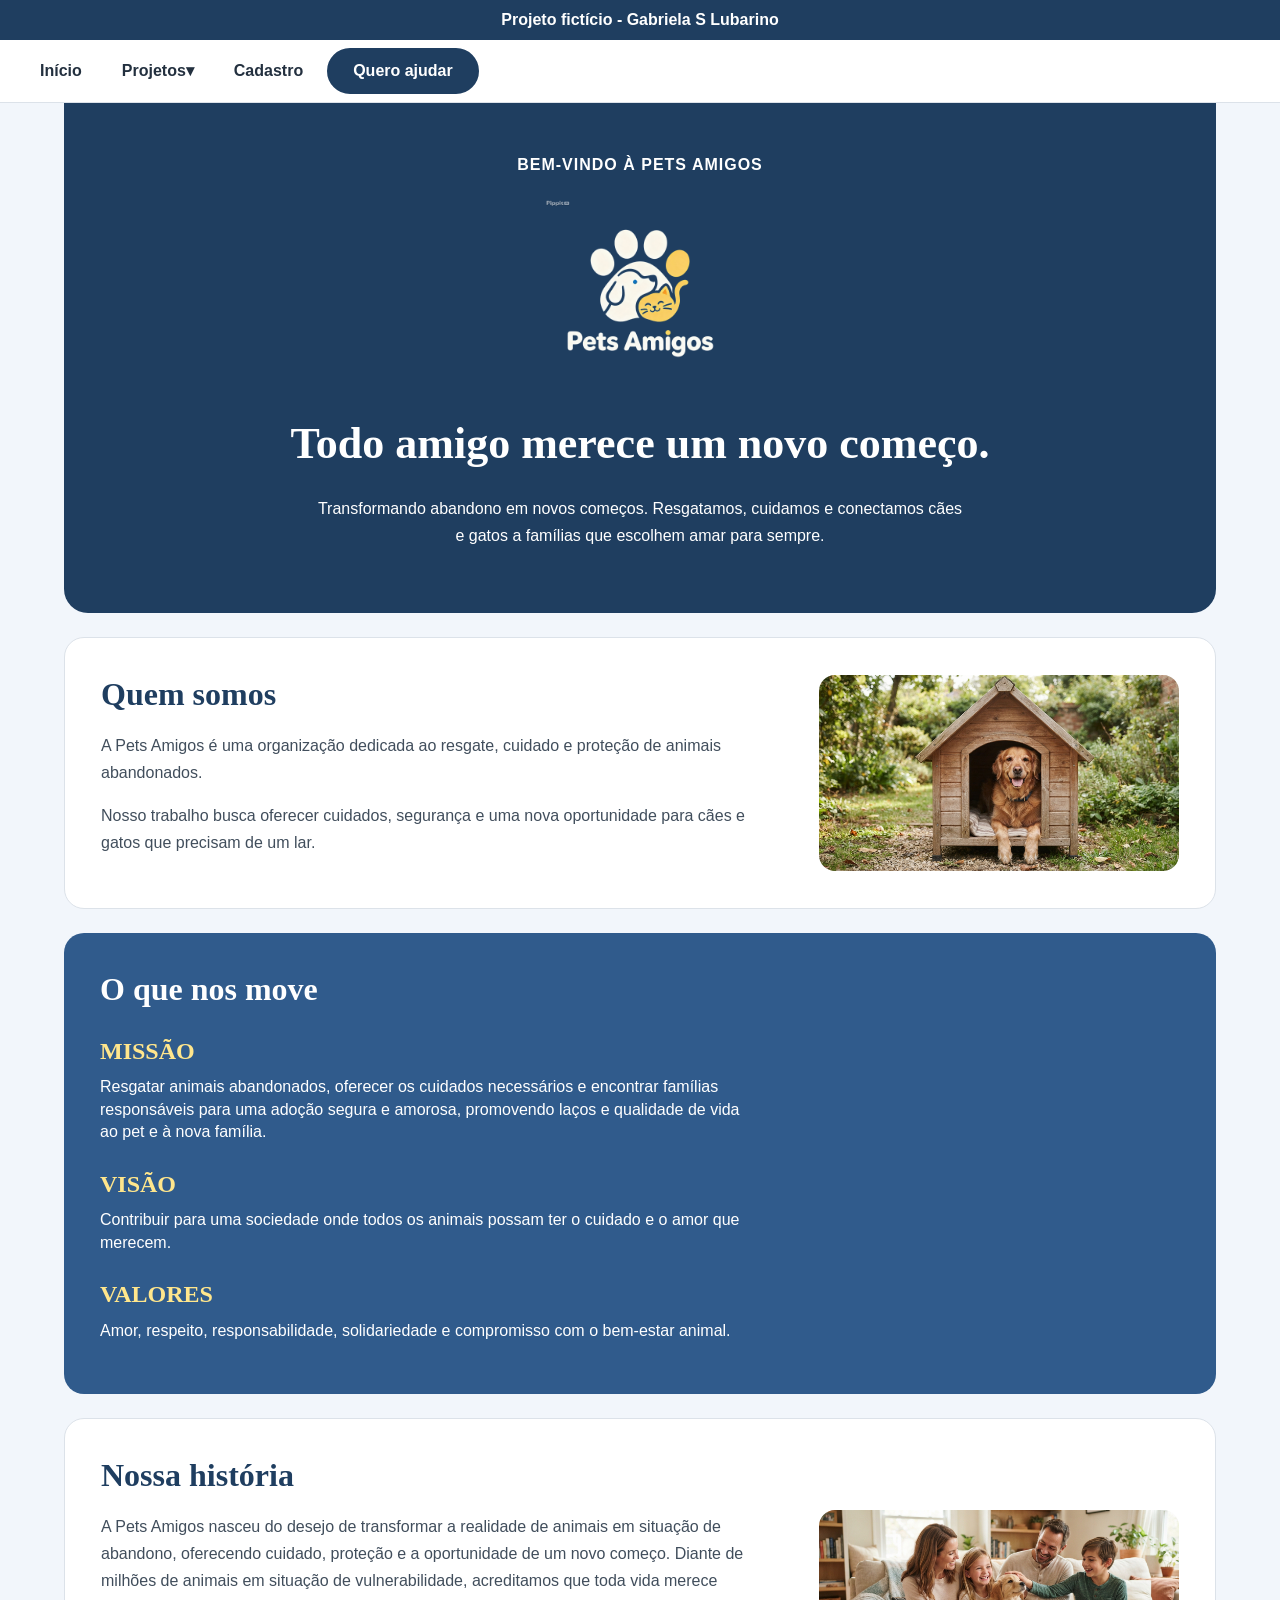
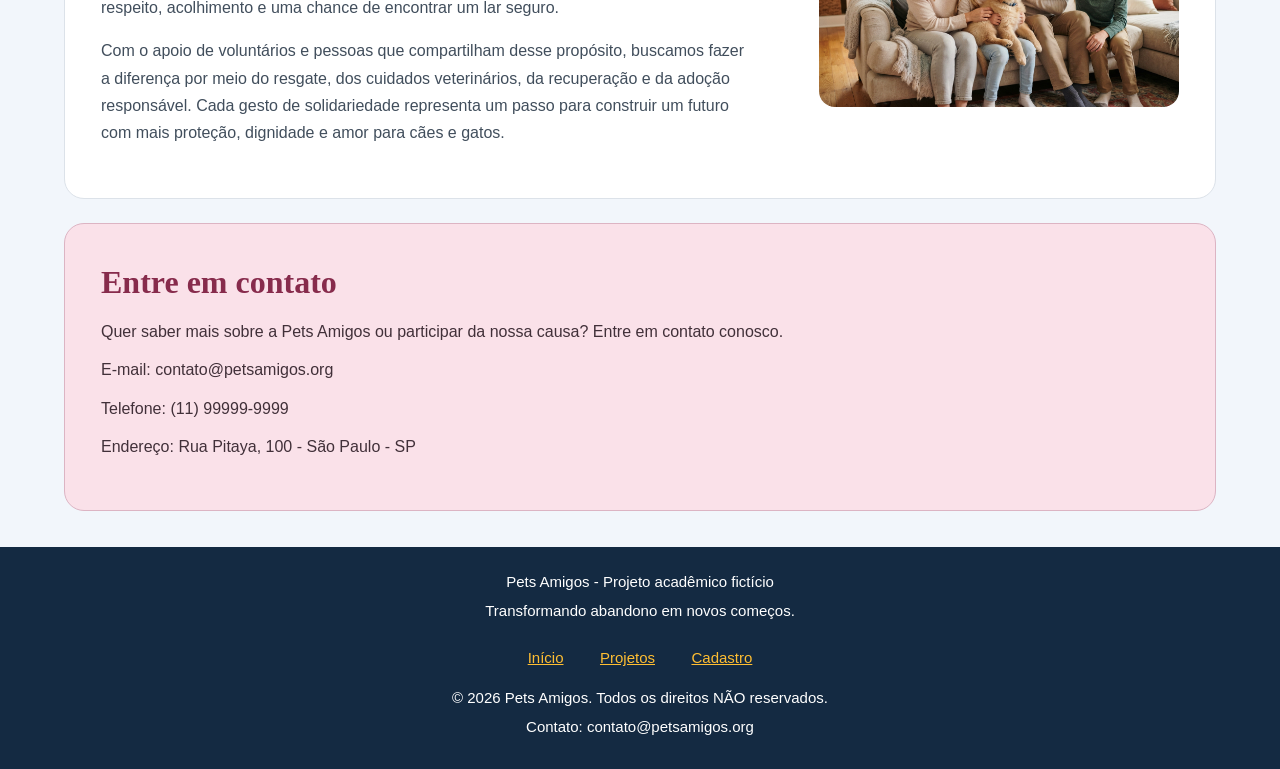
<file: index.html>
<!DOCTYPE html>

<html lang="pt-BR">
<head>
    <meta charset="UTF-8">
    <meta name="viewport" content="width=device-width, initial-scale=1.0">
    <title>Pets Amigos</title>
    <link rel="stylesheet" href="/assets/css/index.css"> 
    <link rel="icon" type="image/png" href="/assets/images/logo_pets_amigos_02.png">
</head>

<body>
    <a class="pularConteudo" href="#conteudo-principal">Pular para o conteúdo principal</a>

    <header>
        <p>Projeto fictício -  Gabriela S Lubarino</p>
    </header>

   <nav aria-label="Navegação principal">
        <input type="checkbox" id="menu-toggle" class="menu-checkbox" aria-label="Alternar menu de navegação">
        <label for="menu-toggle" class="menu-hamburguer" aria-label="Abrir menu">
            <span class="barra"></span>
            <span class="barra"></span>
            <span class="barra"></span>
        </label>

        <ul class="menu-lista">
            <li><a href="index.html" aria-current="page">Início</a></li>
            <li class="dropdown">
                <a href="assets/pages/projetos.html" class="dropdown-link">
                    Projetos <span class="seta">▾</span>
                </a>
                <ul class="submenu">
                    <li><a href="assets/pages/projetos.html#resgate">Resgate Animal</a></li>
                    <li><a href="assets/pages/projetos.html#veterinario">Cuidados Veterinários</a></li>
                    <li><a href="assets/pages/projetos.html#adocao">Adoção Responsável</a></li>
                    <li><a href="assets/pages/projetos.html#lar-temporario">Lar Temporário</a></li>
                </ul>
            </li>
            <li><a href="assets/pages/cadastro.html">Cadastro</a></li>
            <li class="item-ajudar">
                <a href="assets/pages/cadastro.html" class="botaoAjudar">Quero ajudar</a>
            </li>
        </ul>
    </nav>
    
    <main id="conteudo-principal">

        <section class="bem-vindo">

            <p class="destaque">BEM-VINDO À PETS AMIGOS</p>
            <img  src="/assets/images/logo_pets_amigos.png" alt="Logo Pets Amigos">

            <h1>Todo amigo merece um novo começo.</h1>

            <p>
                Transformando abandono em novos começos.
                Resgatamos, cuidamos e conectamos cães e gatos
                a famílias que escolhem amar para sempre.
            </p>

        </section>


        <section class="quemSomos estilo"> <!-- Se seprar por espaços pode dar duas classes-->
            <div class="sectionQuemSomos">

                <div>

                    <h2>Quem somos</h2>

                    <p>
                        A Pets Amigos é uma organização dedicada ao resgate,
                        cuidado e proteção de animais abandonados.
                    </p>

                    <p>
                    Nosso trabalho busca oferecer cuidados, segurança
                    e uma nova oportunidade para cães e gatos que
                        precisam de um lar.
                    </p>

                </div>

                <img
                    class="imagemSecao"
                    src="/assets/images/cachorroNaCasinha.png"
                    alt="Cachorro dourado em uma casinha de madeira com um quintal com bastante arvores no fundo"
                >

            </div>

        </section>


        <section class="sobre">

             <h2>O que nos move</h2>

             <h3>MISSÃO</h3>

            <p>
                Resgatar animais abandonados, oferecer os cuidados
                necessários e encontrar famílias responsáveis para
                uma adoção segura e amorosa, promovendo laços
                e qualidade de vida ao pet e à nova família.
            </p>

            <h3>VISÃO</h3>

            <p>
                Contribuir para uma sociedade onde todos os animais
                possam ter o cuidado e o amor que merecem.
            </p>

            <h3>VALORES</h3>

            <p>
                Amor, respeito, responsabilidade, solidariedade
                e compromisso com o bem-estar animal.
            </p>

        </section>


        <section class="historia estilo"> 
            <div class="sectionHistoria">
                <div>
                    <h2>Nossa história</h2>

                    <p>
                        A Pets Amigos nasceu do desejo de transformar a realidade
                        de animais em situação de abandono, oferecendo cuidado,
                        proteção e a oportunidade de um novo começo. Diante de
                        milhões de animais em situação de vulnerabilidade, acreditamos
                        que toda vida merece respeito, acolhimento e uma chance de
                        encontrar um lar seguro.
                    </p>

                    <p>
                        Com o apoio de voluntários e pessoas que compartilham desse
                        propósito, buscamos fazer a diferença por meio do resgate,
                        dos cuidados veterinários, da recuperação e da adoção
                        responsável. Cada gesto de solidariedade representa um passo
                        para construir um futuro com mais proteção, dignidade e amor
                        para cães e gatos.
                    </p>
                </div>
                <img
                class="imagemSecao"
                src="/assets/images/famíliaComCachorro.png"
                alt="Cachorro dourado com família formada por pai, mãe e duas crianças no sofá"
                >
            </div>
        </section>


        <section class="contato">

            <h2>Entre em contato</h2>

            <p>
                Quer saber mais sobre a Pets Amigos ou participar
                da nossa causa? Entre em contato conosco.
            </p>

            <p>
                E-mail: contato@petsamigos.org
            </p>

            <p>
                Telefone: (11) 99999-9999
            </p>

            <p>
                Endereço: Rua Pitaya, 100 - São Paulo - SP
            </p>

        </section>

</main>


    <footer>
        <p>Pets Amigos - Projeto acadêmico fictício</p>

        <p>Transformando abandono em novos começos.</p>

        <nav aria-label="Navegação de rodapé">
            <a href="/index.html" aria-current="page">Início</a>
            <a href="/assets/pages/projetos.html">Projetos</a>
            <a href="/assets/pages/cadastro.html">Cadastro</a>
        </nav>

        <!--&copy faz aquele @ -->
        <p>&copy; 2026 Pets Amigos. Todos os direitos NÃO reservados.</p>
        <p>Contato: contato@petsamigos.org</p>
    </footer>
</body>
</html>
</file>
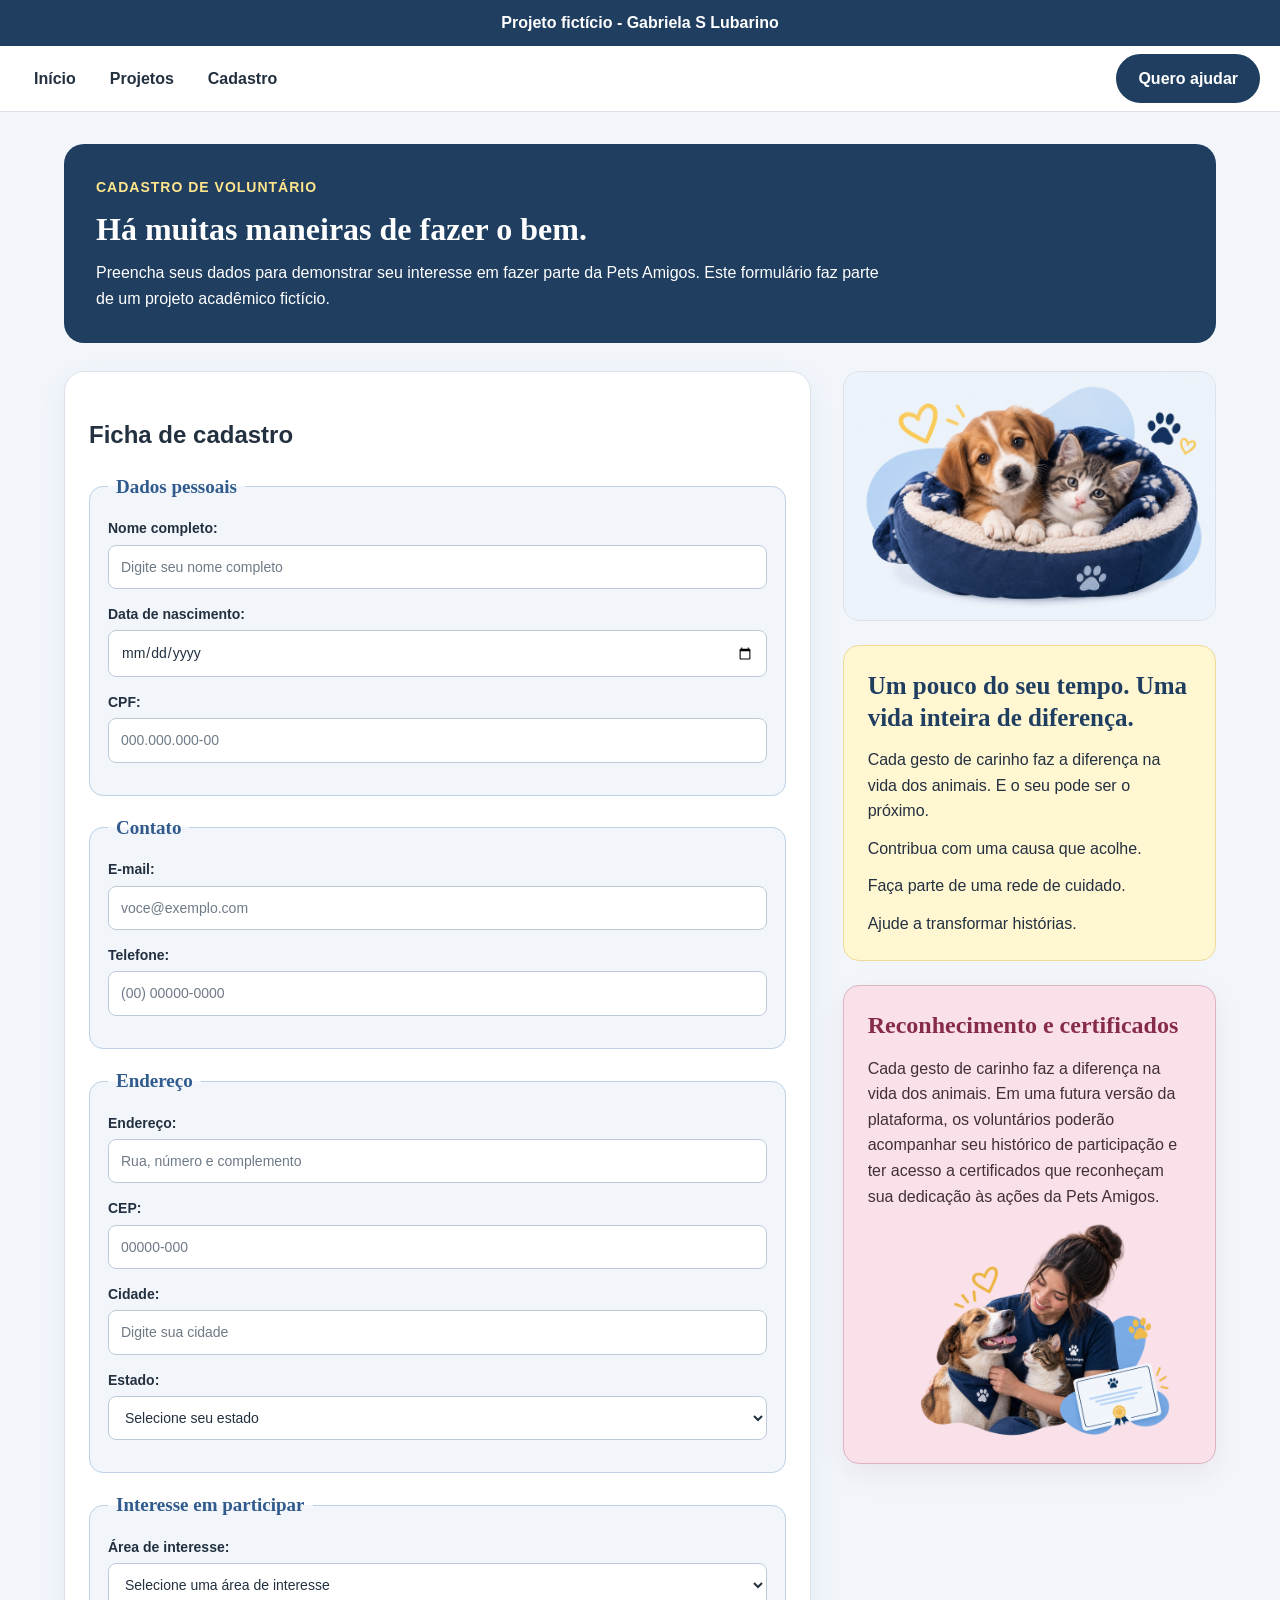
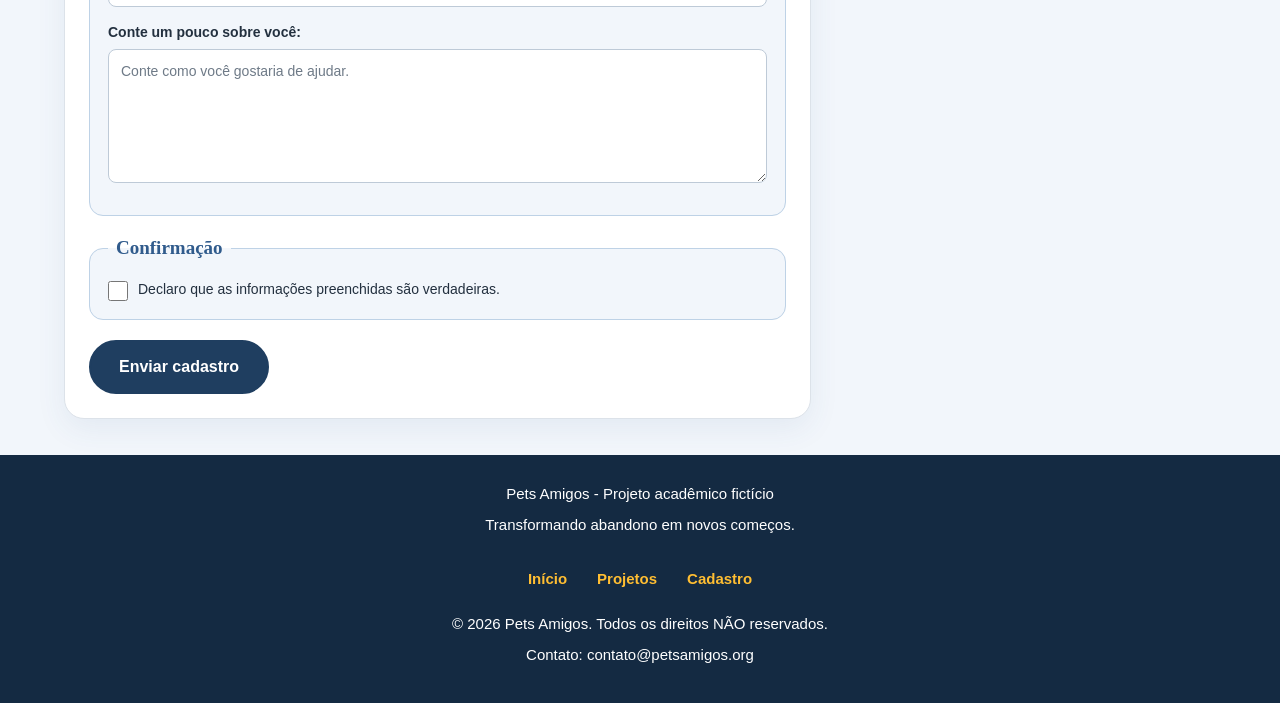
<file: cadastro.html>
<!DOCTYPE html>
<html lang="pt-BR">

<head>
    <meta charset="UTF-8">
    <meta name="viewport" content="width=device-width, initial-scale=1.0">
    <meta name="description" content="Conheça as oportunidades de voluntariado da Pets Amigos e demonstre seu interesse em ajudar animais resgatados.">
    <title>Cadastro de Voluntários</title>
    <link rel="stylesheet" href="cadastro.css">
</head>

<body>
    <a class="pularConteudo" href="#conteudo-principal">Pular para o conteúdo principal</a>
    
    <header>
        <p>Projeto fictício -  Gabriela S Lubarino</p>
    </header>

    <nav aria-label="Navegação principal">
        <a href="index.html">Início</a>
        <a href="projetos.html">Projetos</a>
        <a href="cadastro.html">Cadastro</a>
        <a href="cadastro.html" class="botaoAjudar">Quero ajudar</a>
    </nav>

    <main id="conteudo-principal">

        <section class="introducaoCadastro">
            <p class="destaque">Cadastro de voluntário</p>
            <h1>Há muitas maneiras de fazer o bem.</h1>
            <p>
                Preencha seus dados para demonstrar seu interesse
                em fazer parte da Pets Amigos. Este formulário faz
                parte de um projeto acadêmico fictício.
            </p>
        </section>

        <div class="layoutCadastro">

           <section class="formulario-cadastro" aria-labelledby="titulo-formulario">

                <h2 id="titulo-formulario">Ficha de cadastro</h2>

                <form action="#" method="post">

                    <fieldset>
                        <legend>Dados pessoais</legend>

                        <p>
                            <label for="nome">Nome completo:</label>
                            <input
                                type="text"
                                id="nome"
                                name="nome"
                                placeholder="Digite seu nome completo"
                                autocomplete="name"
                                minlength="9"
                                maxlength="100"
                                required
                            >
                        </p>

                        <p>
                            <label for="data-nascimento">Data de nascimento:</label>
                            <input
                                type="date"
                                id="data-nascimento"
                                name="data-nascimento"
                                max="2026-10-09"
                                autocomplete="bday"
                                required
                            > <!-- autocomplete ajuda ao html saber o que vai ser colocado no campo-->
                        </p>

                        <p>
                            <label for="cpf">CPF:</label>
                            <input
                                type="text"
                                id="cpf"
                                name="cpf"
                                placeholder="000.000.000-00"
                                inputmode="numeric" 
                                maxlength="14"
                                pattern="[0-9]{3}\.[0-9]{3}\.[0-9]{3}-[0-9]{2}"
                                title="Digite o CPF no formato 000.000.000-00"
                                required
                            > <!-- inputmode sugere um teclado numérico em celulares compatíveis.-->
                        </p>
                    </fieldset>

                    <fieldset>
                        <legend>Contato</legend>

                        <p>
                            <label for="email">E-mail:</label>
                            <input
                                type="email"
                                id="email"
                                name="email"
                                placeholder="voce@exemplo.com"
                                autocomplete="email"
                                required
                            >
                        </p>

                        <p>
                            <label for="telefone">Telefone:</label>
                            <input
                                type="tel"
                                id="telefone"
                                name="telefone"
                                placeholder="(00) 00000-0000"
                                inputmode="tel"
                                maxlength="15"
                                pattern="\([0-9]{2}\) [0-9]{5}-[0-9]{4}"
                                title="Digite o telefone no formato (00) 00000-0000"
                                autocomplete="tel"
                                required
                            >
                        </p>
                    </fieldset>

                    <fieldset>
                        <legend>Endereço</legend>

                        <p>
                            <label for="endereco">Endereço:</label>
                            <input
                                type="text"
                                id="endereco"
                                name="endereco"
                                placeholder="Rua, número e complemento"
                                autocomplete="on"
                                required
                            >
                        </p>

                        <p>
                            <label for="cep">CEP:</label>
                            <input
                                type="text"
                                id="cep"
                                name="cep"
                                placeholder="00000-000"
                                inputmode="numeric"
                                maxlength="9"
                                pattern="[0-9]{5}-[0-9]{3}"
                                title="Digite o CEP no formato 00000-000"
                                autocomplete="postal-code"
                                required
                            >
                        </p>

                        <p>
                            <label for="cidade">Cidade:</label>
                            <input
                                type="text"
                                id="cidade"
                                name="cidade"
                                placeholder="Digite sua cidade"
                                autocomplete="address-level2"
                                required
                            >
                        </p>

                        <p>
                            <label for="estado">Estado:</label>
                            <select
                                id="estado"
                                name="estado"
                                autocomplete="address-level1"
                                required
                            >
                                <option value="">Selecione seu estado</option>
                                <option value="AC">Acre</option>
                                <option value="AL">Alagoas</option>
                                <option value="AP">Amapá</option>
                                <option value="AM">Amazonas</option>
                                <option value="BA">Bahia</option>
                                <option value="CE">Ceará</option>
                                <option value="DF">Distrito Federal</option>
                                <option value="ES">Espírito Santo</option>
                                <option value="GO">Goiás</option>
                                <option value="MA">Maranhão</option>
                                <option value="MT">Mato Grosso</option>
                                <option value="MS">Mato Grosso do Sul</option>
                                <option value="MG">Minas Gerais</option>
                                <option value="PA">Pará</option>
                                <option value="PB">Paraíba</option>
                                <option value="PR">Paraná</option>
                                <option value="PE">Pernambuco</option>
                                <option value="PI">Piauí</option>
                                <option value="RJ">Rio de Janeiro</option>
                                <option value="RN">Rio Grande do Norte</option>
                                <option value="RS">Rio Grande do Sul</option>
                                <option value="RO">Rondônia</option>
                                <option value="RR">Roraima</option>
                                <option value="SC">Santa Catarina</option>
                                <option value="SP">São Paulo</option>
                                <option value="SE">Sergipe</option>
                                <option value="TO">Tocantins</option>
                            </select>
                        </p>
                    </fieldset>

                    <fieldset>
                        <legend>Interesse em participar</legend>

                        <p>
                            <label for="area">Área de interesse:</label>
                            <select id="area" name="area" required>
                                <option value="">Selecione uma área de interesse</option>
                                <option value="doacoes">Doações e arrecadação</option>
                                <option value="adocao">Adoção responsável</option>
                                <option value="cuidados">Cuidados com os animais</option>
                                <option value="divulgacao">Divulgação e redes sociais</option>
                                <option value="eventos">Eventos e campanhas</option>
                                <option value="lar-temporario">Lar temporário</option>
                                <option value="outras">Outras atividades</option>
                            </select>
                        </p>

                        <p>
                            <label for="mensagem">Conte um pouco sobre você:</label>
                            <textarea
                                id="mensagem"
                                name="mensagem"
                                rows="5"
                                maxlength="500"
                                placeholder="Conte como você gostaria de ajudar."
                            ></textarea>
                        </p>
                    </fieldset>

                    <fieldset>
                        <legend>Confirmação</legend>

                        <p class="confirmacao">
                            <input
                                type="checkbox"
                                id="consentimento"
                                name="consentimento"
                                required
                            >
                            <label for="consentimento">
                                Declaro que as informações preenchidas são verdadeiras.
                            </label>
                        </p>
                    </fieldset>

                    <button type="submit">Enviar cadastro</button>

                </form>

            </section>

            <aside class="colunaInformativa">

                <div class="imagem-filhotes">
                <img
                    src="images/babys.png"
                    alt="Filhote de cachorro e gato aconchegados em uma caminha azul"
                >
                </div>

                <section class="mensagemVoluntariado">
                    <h2>Um pouco do seu tempo. Uma vida inteira de diferença.</h2>

                    <p>
                        Cada gesto de carinho faz a diferença na vida dos animais.
                        E o seu pode ser o próximo.
                    </p>

                    <p>Contribua com uma causa que acolhe.</p>
                    <p>Faça parte de uma rede de cuidado.</p>
                    <p>Ajude a transformar histórias.</p>
                </section>

                <section class="reconhecimento">
                    <h2>Reconhecimento e certificados</h2>

                    <p>
                        Cada gesto de carinho faz a diferença na vida dos animais.
                        Em uma futura versão da plataforma, os voluntários poderão
                        acompanhar seu histórico de participação e ter acesso a
                        certificados que reconheçam sua dedicação às ações da
                        Pets Amigos.
                    </p>

                    <img
                        src="images/voluntario.png"
                        alt="Voluntária com gatinho e cachorro"
                        loading="lazy"
                    >
                </section>

            </aside>

        </div>

    </main>

    <footer>
        <p>Pets Amigos - Projeto acadêmico fictício</p>

        <p>Transformando abandono em novos começos.</p>

        <nav aria-label="Navegação de rodapé">
            <a href="index.html">Início</a>
            <a href="projetos.html">Projetos</a>
            <a href="cadastro.html" aria-current="page">Cadastro</a>
        </nav>

        <!--&copy faz aquele @ -->
        <p>&copy; 2026 Pets Amigos. Todos os direitos NÃO reservados.</p>
        <p>Contato: contato@petsamigos.org</p>
    </footer>
</body>
</html>
</file>
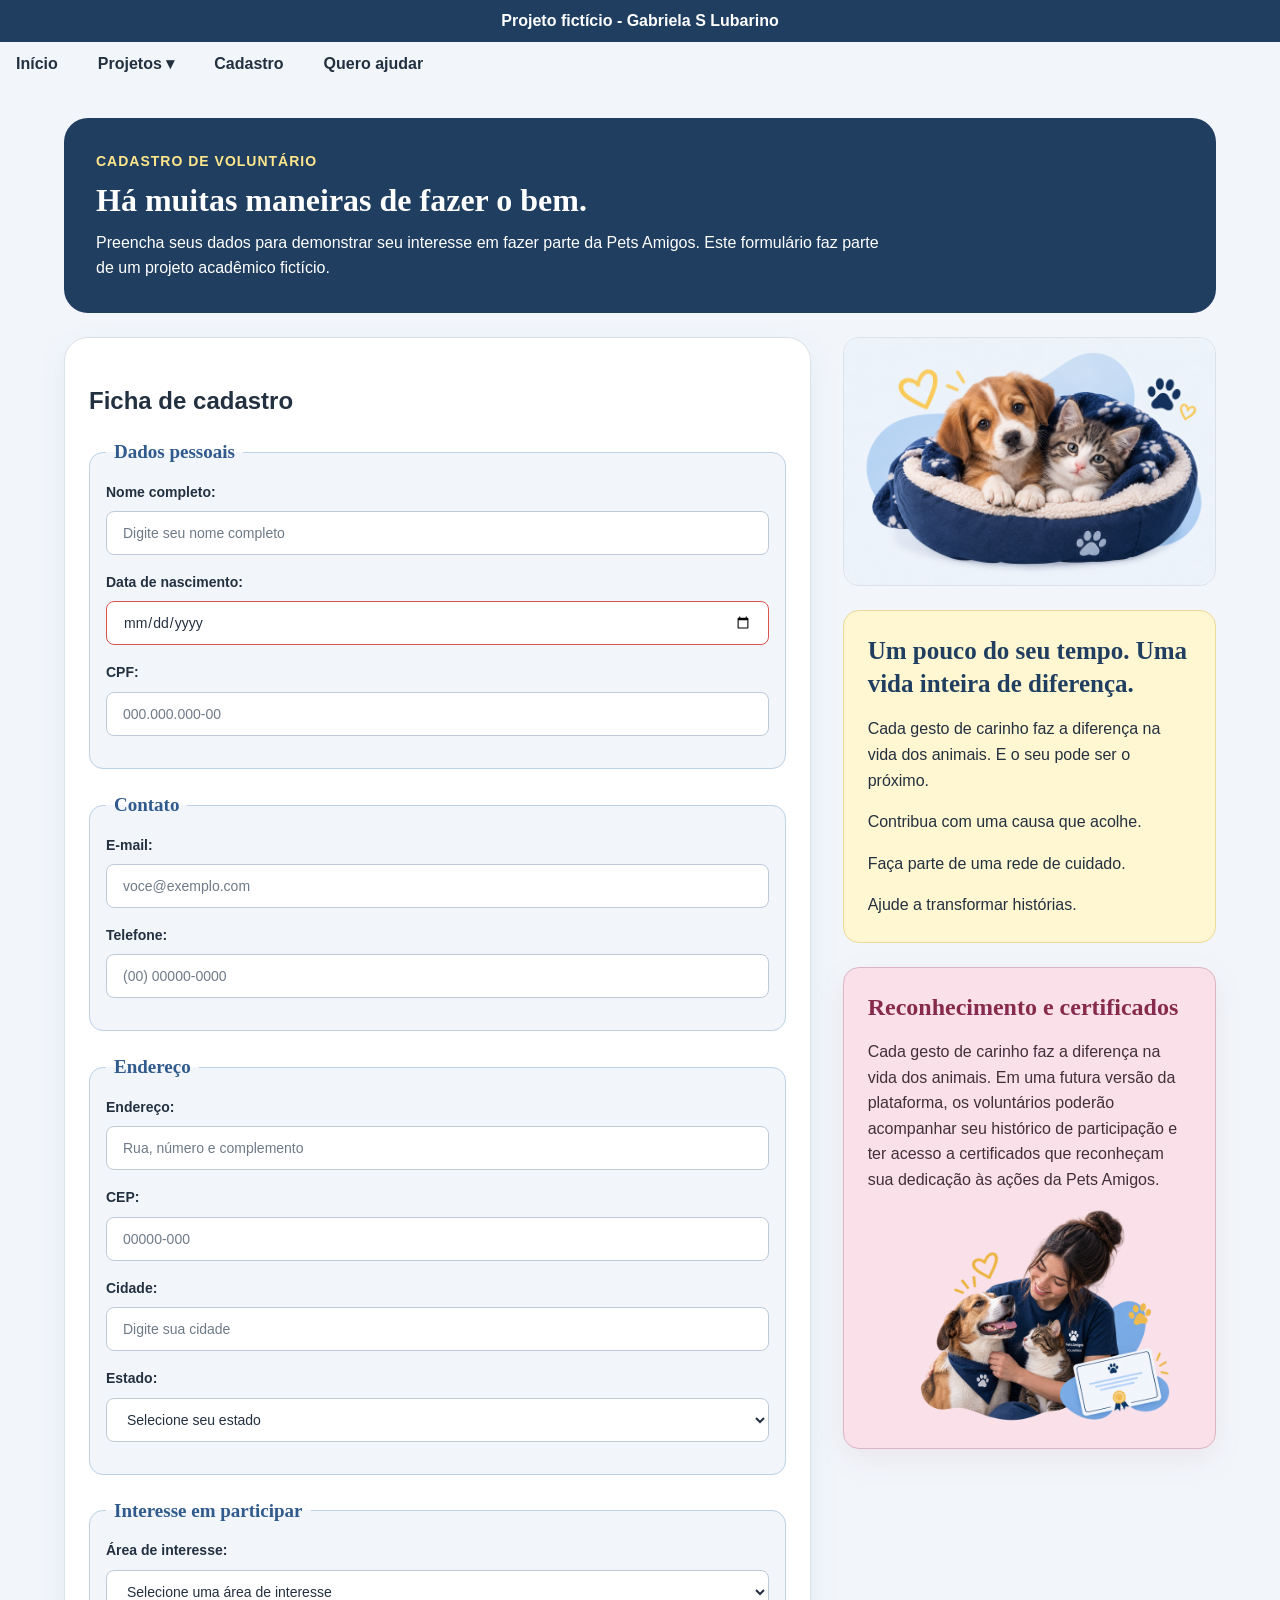
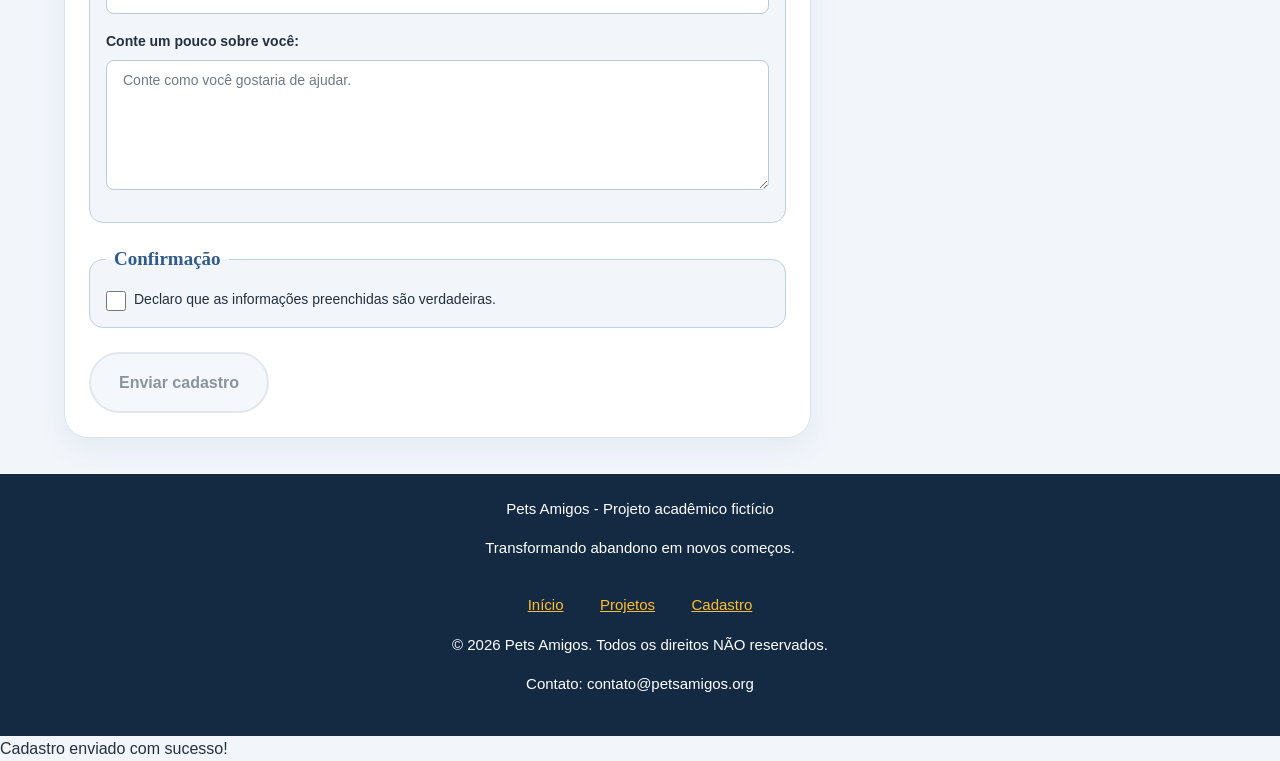
<file: assets/pages/cadastro.html>
<!DOCTYPE html>
<html lang="pt-BR">

<head>
    <meta charset="UTF-8">
    <meta name="viewport" content="width=device-width, initial-scale=1.0">
    <meta name="description" content="Conheça as oportunidades de voluntariado da Pets Amigos e demonstre seu interesse em ajudar animais resgatados.">
    <title>Cadastro de Voluntários</title>
    <link rel="stylesheet" href="/assets/css/cadastro.css">
</head>

<script>
    const formulario = document.querySelector('.formulario-cadastro form');
    const botaoEnviar = document.getElementById('btn-enviar');
    const toast = document.querySelector('.toast-feedback');

    formulario.addEventListener('input', () => {
        // .checkValidity() retorna true se todos os campos obrigatórios estiverem corretos, baseado no required, minlength, maxlength e pattern
        botaoEnviar.disabled = !formulario.checkValidity();
    });

    formulario.addEventListener('submit', (evento) => {
        evento.preventDefault(); // Evita que a página faça refresh
        
        toast.classList.add('mostrar'); // Faz o toast deslizar para cima

        // Esconde o toast após 3 segundos (3000 milissegundos)
        setTimeout(() => {
            toast.classList.remove('mostrar');
            formulario.reset();
            botaoEnviar.disabled = true;
            }, 3000);
    });
    
</script>

<body>
    <a class="pularConteudo" href="#conteudo-principal">Pular para o conteúdo principal</a>
    
    <header>
        <p>Projeto fictício -  Gabriela S Lubarino</p>
    </header>

   <nav aria-label="Navegação principal">
        <input type="checkbox" id="menu-toggle" class="menu-checkbox" aria-label="Alternar menu">
        <label for="menu-toggle" class="menu-hamburguer" aria-label="Abrir menu">
            <span class="barra"></span>
            <span class="barra"></span>
            <span class="barra"></span>
        </label>

        <ul class="menu-lista">
            <li><a href="../../index.html">Início</a></li>
            <li class="dropdown">
                <a href="projetos.html" class="dropdown-link">Projetos ▾</a>
                <ul class="submenu">
                    <li><a href="projetos.html#resgate">Resgate Animal</a></li>
                    <li><a href="projetos.html#cuidados">Cuidados Veterinários</a></li>
                    <li><a href="projetos.html#adocao">Adoção Responsável</a></li>
                    <li><a href="projetos.html#lar-temporario">Lar Temporário</a></li>
                </ul>
            </li>
            <li><a href="cadastro.html">Cadastro</a></li>
            <li class="item-ajudar">
                <a href="cadastro.html" class="botaoAjudar">Quero ajudar</a>
            </li>
        </ul>
    </nav>

    <main id="conteudo-principal">

        <section class="introducaoCadastro">
            <p class="destaque">Cadastro de voluntário</p>
            <h1>Há muitas maneiras de fazer o bem.</h1>
            <p>
                Preencha seus dados para demonstrar seu interesse
                em fazer parte da Pets Amigos. Este formulário faz
                parte de um projeto acadêmico fictício.
            </p>
        </section>

        <div class="layoutCadastro">

           <section class="formulario-cadastro" aria-labelledby="titulo-formulario">

                <h2 id="titulo-formulario">Ficha de cadastro</h2>

                <form action="#" method="post">

                    <fieldset>
                        <legend>Dados pessoais</legend>

                        <p>
                            <label for="nome">Nome completo:</label>
                            <input
                                type="text"
                                id="nome"
                                name="nome"
                                placeholder="Digite seu nome completo"
                                autocomplete="name"
                                minlength="9"
                                maxlength="100"
                                required
                            >
                        </p>

                        <p>
                            <label for="data-nascimento">Data de nascimento:</label>
                            <input
                                type="date"
                                id="data-nascimento"
                                name="data-nascimento"
                                max="2026-10-09"
                                autocomplete="bday"
                                required
                            > <!-- autocomplete ajuda ao html saber o que vai ser colocado no campo-->
                        </p>

                        <p>
                            <label for="cpf">CPF:</label>
                            <input
                                type="text"
                                id="cpf"
                                name="cpf"
                                placeholder="000.000.000-00"
                                inputmode="numeric" 
                                maxlength="14"
                                pattern="[0-9]{3}\.[0-9]{3}\.[0-9]{3}-[0-9]{2}"
                                title="Digite o CPF no formato 000.000.000-00"
                                required
                            > <!-- inputmode sugere um teclado numérico em celulares compatíveis.-->
                        </p>
                    </fieldset>

                    <fieldset>
                        <legend>Contato</legend>

                        <p>
                            <label for="email">E-mail:</label>
                            <input
                                type="email"
                                id="email"
                                name="email"
                                placeholder="voce@exemplo.com"
                                autocomplete="email"
                                required
                            >
                        </p>

                        <p>
                            <label for="telefone">Telefone:</label>
                            <input
                                type="tel"
                                id="telefone"
                                name="telefone"
                                placeholder="(00) 00000-0000"
                                inputmode="tel"
                                maxlength="15"
                                pattern="\([0-9]{2}\) [0-9]{5}-[0-9]{4}"
                                title="Digite o telefone no formato (00) 00000-0000"
                                autocomplete="tel"
                                required
                            >
                        </p>
                    </fieldset>

                    <fieldset>
                        <legend>Endereço</legend>

                        <p>
                            <label for="endereco">Endereço:</label>
                            <input
                                type="text"
                                id="endereco"
                                name="endereco"
                                placeholder="Rua, número e complemento"
                                autocomplete="on"
                                required
                            >
                        </p>

                        <p>
                            <label for="cep">CEP:</label>
                            <input
                                type="text"
                                id="cep"
                                name="cep"
                                placeholder="00000-000"
                                inputmode="numeric"
                                maxlength="9"
                                pattern="[0-9]{5}-[0-9]{3}"
                                title="Digite o CEP no formato 00000-000"
                                autocomplete="postal-code"
                                required
                            >
                        </p>

                        <p>
                            <label for="cidade">Cidade:</label>
                            <input
                                type="text"
                                id="cidade"
                                name="cidade"
                                placeholder="Digite sua cidade"
                                autocomplete="address-level2"
                                required
                            >
                        </p>

                        <p>
                            <label for="estado">Estado:</label>
                            <select
                                id="estado"
                                name="estado"
                                autocomplete="address-level1"
                                required
                            >
                                <option value="">Selecione seu estado</option>
                                <option value="AC">Acre</option>
                                <option value="AL">Alagoas</option>
                                <option value="AP">Amapá</option>
                                <option value="AM">Amazonas</option>
                                <option value="BA">Bahia</option>
                                <option value="CE">Ceará</option>
                                <option value="DF">Distrito Federal</option>
                                <option value="ES">Espírito Santo</option>
                                <option value="GO">Goiás</option>
                                <option value="MA">Maranhão</option>
                                <option value="MT">Mato Grosso</option>
                                <option value="MS">Mato Grosso do Sul</option>
                                <option value="MG">Minas Gerais</option>
                                <option value="PA">Pará</option>
                                <option value="PB">Paraíba</option>
                                <option value="PR">Paraná</option>
                                <option value="PE">Pernambuco</option>
                                <option value="PI">Piauí</option>
                                <option value="RJ">Rio de Janeiro</option>
                                <option value="RN">Rio Grande do Norte</option>
                                <option value="RS">Rio Grande do Sul</option>
                                <option value="RO">Rondônia</option>
                                <option value="RR">Roraima</option>
                                <option value="SC">Santa Catarina</option>
                                <option value="SP">São Paulo</option>
                                <option value="SE">Sergipe</option>
                                <option value="TO">Tocantins</option>
                            </select>
                        </p>
                    </fieldset>

                    <fieldset>
                        <legend>Interesse em participar</legend>

                        <p>
                            <label for="area">Área de interesse:</label>
                            <select id="area" name="area" required>
                                <option value="">Selecione uma área de interesse</option>
                                <option value="doacoes">Doações e arrecadação</option>
                                <option value="adocao">Adoção responsável</option>
                                <option value="cuidados">Cuidados com os animais</option>
                                <option value="divulgacao">Divulgação e redes sociais</option>
                                <option value="eventos">Eventos e campanhas</option>
                                <option value="lar-temporario">Lar temporário</option>
                                <option value="outras">Outras atividades</option>
                            </select>
                        </p>

                        <p>
                            <label for="mensagem">Conte um pouco sobre você:</label>
                            <textarea
                                id="mensagem"
                                name="mensagem"
                                rows="5"
                                maxlength="500"
                                placeholder="Conte como você gostaria de ajudar."
                            ></textarea>
                        </p>
                    </fieldset>

                    <fieldset>
                        <legend>Confirmação</legend>

                        <p class="confirmacao">
                            <input
                                type="checkbox"
                                id="consentimento"
                                name="consentimento"
                                required
                            >
                            <label for="consentimento">
                                Declaro que as informações preenchidas são verdadeiras.
                            </label>
                        </p>
                    </fieldset>

                    <button type="submit" id="btn-enviar" disabled>Enviar cadastro</button>

                </form>

            </section>

            <aside class="colunaInformativa">

                <div class="imagem-filhotes">
                <img
                    src="/assets/images/babys.png"
                    alt="Filhote de cachorro e gato aconchegados em uma caminha azul"
                >
                </div>

                <section class="mensagemVoluntariado">
                    <h2>Um pouco do seu tempo. Uma vida inteira de diferença.</h2>

                    <p>
                        Cada gesto de carinho faz a diferença na vida dos animais.
                        E o seu pode ser o próximo.
                    </p>

                    <p>Contribua com uma causa que acolhe.</p>
                    <p>Faça parte de uma rede de cuidado.</p>
                    <p>Ajude a transformar histórias.</p>
                </section>

                <section class="reconhecimento">
                    <h2>Reconhecimento e certificados</h2>

                    <p>
                        Cada gesto de carinho faz a diferença na vida dos animais.
                        Em uma futura versão da plataforma, os voluntários poderão
                        acompanhar seu histórico de participação e ter acesso a
                        certificados que reconheçam sua dedicação às ações da
                        Pets Amigos.
                    </p>

                    <img
                        src="/assets/images/voluntario.png"
                        alt="Voluntária com gatinho e cachorro"
                        loading="lazy"
                    >
                </section>

            </aside>

        </div>

    </main>

    <footer>
        <p>Pets Amigos - Projeto acadêmico fictício</p>

        <p>Transformando abandono em novos começos.</p>

        <nav aria-label="Navegação de rodapé">
            <a href="/index.html">Início</a>
            <a href="/assets/pages/projetos.html">Projetos</a>
            <a href="/assets/pages/cadastro.html" aria-current="page">Cadastro</a>
        </nav>

        <!--&copy faz aquele @ -->
        <p>&copy; 2026 Pets Amigos. Todos os direitos NÃO reservados.</p>
        <p>Contato: contato@petsamigos.org</p>
    </footer>
    <div class="toast-feedback">Cadastro enviado com sucesso!</div>
</body>
</html>
</file>
<file: assets/css/index.css>
* {
    box-sizing: border-box;
}

:root {
    --primary-color: rgb(31, 62, 96);
    --secondary-color: rgb(48, 91, 140);
    --bg-footer: rgb(20, 42, 66);
    --bg-neutral: rgb(242, 246, 251);
    --bg-card: rgb(255, 255, 255);
    --bg-soft-blue: rgb(222, 235, 248);
    --text-main: rgb(35, 48, 63);
    --text-muted: rgb(65, 78, 92);
    --text-light: rgb(255, 255, 255);
    --accent-color: rgb(255, 230, 140);
    --focus-color: rgb(255, 190, 50);
    --accent-pink-bg: rgb(250, 225, 233);
    --accent-pink-border: rgb(220, 180, 195);
    --accent-pink-text: rgb(135, 43, 76);
    --accent-pink-muted: rgb(65, 48, 57);
    --border-color: rgb(220, 226, 233);
}

body {
    margin: 0;
    background-color: var(--bg-neutral);
    color: var(--text-main);
    font-family: Arial, Helvetica, sans-serif;
    font-size: 16px;
    line-height: 1.6;
    display: grid;
    grid-template-columns: repeat(12, 1fr);
    grid-template-rows: auto auto 1fr auto;
    min-height: 100vh;
}

.pularConteudo, header, nav, main, footer {
    grid-column: 1 / -1;
}

.pularConteudo {
    position: absolute;
    top: 12px;
    left: 12px;
    z-index: 10;
    padding: 8px 16px;
    transform: translateY(-160%);
    border-radius: 8px;
    background-color:var(--accent-color);
    color: var(--text-main);
    font-weight: 700;
    text-decoration: none;
}

.pularConteudo:focus {
    transform: translateY(0);
}


/*Cabeçalho*/

header {
    background-color: var(--primary-color);
    color:var(--text-light);
    padding: 8px 24px;
    text-align: center;
}

header p {
    margin: 0;
    font-size: 16px;
    line-height: 1.5;
    font-weight: 700;
}

/* navbar*/

nav {
    position: relative;
    background-color: var(--bg-card);
    border-bottom: 1px solid var(--border-color);
    padding: 8px 24px;
}

.menu-checkbox {
    display: none;
}

.menu-hamburguer {
    display: none;
    flex-direction: column;
    justify-content: space-between;
    width: 28px;
    height: 20px;
    cursor: pointer;
    margin: 8px 0;
}

.menu-hamburguer .barra {
    height: 3px;
    width: 100%;
    background-color: var(--primary-color);
    border-radius: 2px;
}

.menu-lista {
    display: flex;
    align-items: center;
    list-style: none;
    margin: 0;
    padding: 0;
    gap: 8px;
    width: 100%;
}

.menu-lista li {
    margin: 0;
    padding: 0;
}

.menu-lista a {
    display: flex;
    align-items: center;
    justify-content: center;
    min-height: 44px;
    padding: 8px 16px;
    border-radius: 999px;
    color: var(--text-main);
    font-size: 16px;
    font-weight: 700;
    text-decoration: none;
}

.menu-lista a:hover {
    background-color: var(--bg-soft-blue);
    color: var(--primary-color);
}

.item-ajudar {
    margin-left: auto;
}

nav a.botaoAjudar {
    padding: 8px 24px;
    border: 2px solid var(--primary-color);
    border-radius: 999px;
    background-color: var(--primary-color);
    color: var(--text-light);
}

nav a.botaoAjudar:hover {
    background-color: var(--secondary-color);
    border-color: var(--secondary-color);
    color: var(--text-light);
}

/* Dropdown */
.dropdown {
    position: relative;
}

.submenu {
    display: none;
    position: absolute;
    top: 100%;
    left: 0;
    min-width: 220px;
    background-color: var(--bg-card);
    border: 1px solid var(--border-color);
    border-radius: 12px;
    box-shadow: 0 8px 20px rgba(0, 0, 0, 0.08);
    list-style: none;
    padding: 8px 0;
    margin: 0;
    z-index: 100;
}

.submenu a {
    border-radius: 0;
    justify-content: flex-start;
    padding: 10px 18px;
    font-weight: 400;
    font-size: 14px;
}

.dropdown:hover .submenu,
.dropdown:focus-within .submenu {
    display: block;
}
main {
    width: 90%;
    max-width: 1160px;
    margin: 0 auto;
}

.bem-vindo {
    min-height: 300px;
    padding: clamp(28px, 4vw, 48px) clamp(16px, 3vw, 32px); /*clamp altera a fonte em diferentes tamanhos de tela*/
    background-color: var(--primary-color);
    color: var(--text-light);
    border-radius: 0 0 24px 24px;
    display: flex;
    flex-direction: column;
    justify-content: center;
    align-items: center;
    text-align: center;
}

.bem-vindo img {
    width: clamp(140px, 20vw, 200px);
    max-width: 100%;
    height: auto;
    margin: 0 auto 24px;
    object-fit: contain;
}

.bem-vindo p {
    max-width: 650px;
    margin: 0 auto 16px;
    color: var(--text-light);
    font-size: 16px;
    line-height: 1.7;
}

.destaque {
    margin-bottom: 16px;
    color: var(--accent-color);
    font-size: 15px;
    font-weight: 800;
    letter-spacing: 1px;
}

.bem-vindo h1 {
    max-width: 700px;
    margin: 0 auto 24px;
    color: var(--text-light);
    font-family: Georgia, "Times New Roman", serif;
    font-size: clamp(30px, 4vw, 44px);
    line-height: 1.2;
    letter-spacing: normal;
}


.estilo {
    margin-top: 24px;
    padding: clamp(20px, 3vw, 36px);
    background-color: var(--bg-card);
    color: var(--text-main);
    border: 1px solid var(--border-color);
    border-radius: 20px;
}

.estilo h2 {
    margin: 0 0 16px;
    color: var(--primary-color);
    font-family: Georgia, "Times New Roman", serif;
    font-size: clamp(24px, 3vw, 32px);
    line-height: 1.3;
}

.estilo p {
    max-width: 650px;
    margin: 0 0 16px;
    color: var(--text-muted);
    font-size: 16px;
    line-height: 1.7;
}

.sectionQuemSomos,
.sectionHistoria {
    display: flex;
    align-items: center;
    gap: 32px;
}

.sectionQuemSomos > div,
.sectionHistoria > div {
    flex: 1; /*faz a div ocupar o espaço disponível ao lado da imagem*/
    min-width: 0; /* evita que o texto ultrapasse o espaço disponível na div */
}

.imagemSecao {
    width: 38%;
    max-width: 360px;
    height: auto;
    margin: 0;
    border-radius: 16px;
}

.sobre {
    margin-top: 24px;
    padding: clamp(20px, 3vw, 36px); /*ajusta o espaçamento interno conforme o tamanho da tela// vw é viewport width, ou seja, a largura da tela*/
    background-color:var(--secondary-color);
    color: var(--text-light);
    border-radius: 20px;
}

.sobre h2 {
    margin: 0 0 24px;
    color: var(--text-light);
    font-family: Georgia, "Times New Roman", serif;
    font-size: clamp(24px, 3vw, 32px);/*Novamente clamp, ajusta o tamanho da letra conforme a tela, entre 24px e 32pxs*/
    line-height: 1.3;
}

.sobre h3 {
    margin: 24px 0 8px;
    color: var(--accent-color);
    font-family: Georgia, "Times New Roman", serif;
    font-size: clamp(20px, 2.5vw, 24px);
    line-height: 1.4;
}

.sobre p {
    max-width: 650px;
    margin: 0 0 16px;
    color: var(--text-light);
    font-size: 16px;
    line-height: 1.4;
}

/*Contato*/

.contato {
    margin-top: 24px;
    padding: clamp(20px, 3vw, 36px);
    background-color: var(--accent-pink-bg);
    border: 1px solid var(--accent-pink-border);
    border-radius: 20px;
}

.contato h2 {
    margin: 0 0 16px;
    color: var(--accent-pink-text);
    font-family: Georgia, "Times New Roman", serif;
    font-size: clamp(24px, 3vw, 32px);
    line-height: 1.4;
}

.contato p {
    margin: 0 0 16px;
    color: var(--accent-pink-muted);
    font-size: 16px;
    line-height: 1.4;
}

/* Rodapé*/

footer {
    margin-top: 36px;
    padding: 24px 16px;
    background-color: var(--bg-footer);
    color: var(--text-light);
    text-align: center;
}

footer p {
    margin: 0 0 8px;
    color: var(--text-light);
    font-size: 15px;
    line-height: 1.4;
}

footer nav {
    justify-content: center;
    flex-wrap: wrap;
    gap: 8px;
    background-color: transparent;
    border: 0;
    padding: 16px 0;
}

footer nav a {
    min-height: 44px;
    padding: 8px 16px;
    color: var(--focus-color);
    font-size: 15px;
}

footer nav a:hover {
    background-color: var(--secondary-color);
    color: var(--text-light);
}

a:focus-visible,
button:focus-visible,
input:focus-visible,
select:focus-visible,
textarea:focus-visible {
    outline: 3px solid var(--focus-color);
    outline-offset: 4px;
} /*Navegar pelo teclado*/


@media (max-width: 1200px) {
    main { width: 95%; }
}

@media (max-width: 992px) {
    .bem-vindo h1 { font-size: 32px; }
}

@media (max-width: 768px) {
    .menu-hamburguer {
        display: flex;
    }

    .menu-lista {
        display: none;
        flex-direction: column;
        align-items: stretch;
        width: 100%;
        margin-top: 12px;
        gap: 4px;
    }

    .menu-checkbox:checked ~ .menu-lista {
        display: flex;
    }

    .item-ajudar {
        margin-left: 0;
        width: 100%;
    }

    .menu-lista a {
        justify-content: flex-start;
        width: 100%;
    }

    .submenu {
        position: static;
        box-shadow: none;
        border: none;
        background-color: var(--bg-neutral);
        padding-left: 16px;
    }

    .sectionQuemSomos,
    .sectionHistoria {
        flex-direction: column;
        text-align: center;
    }

    .imagemSecao {
        width: 100%;
        max-width: 100%;
    }
}

@media (max-width: 576px) {
    header p { font-size: 14px; }
    .bem-vindo, .estilo, .sobre, .contato { padding: 20px 16px; }
}

@media (max-width: 320px) {
    body { font-size: 14px; }
    .bem-vindo h1 { font-size: 22px; }
}
</file>
<file: cadastro.css>
* {
    box-sizing: border-box;
}

body {
    margin: 0;
    background-color: rgb(242, 246, 251);
    color: rgb(35, 48, 63);
    font-family: Arial, Helvetica, sans-serif;
    font-size: 16px;
    line-height: 1.6;
}

.pularConteudo {
    position: absolute;
    top: 12px;
    left: 12px;
    z-index: 10;
    padding: 10px 16px;
    transform: translateY(-160%);
    border-radius: 8px;
    background-color: rgb(255, 230, 140);
    color: rgb(35, 48, 63);
    font-weight: 700;
    text-decoration: none;
}

.pularConteudo:focus {
    transform: translateY(0);
}

header {
    padding: 10px 20px;
    background-color: rgb(31, 62, 96);
    color: white;
    text-align: center;
}

header p {
    margin: 0;
    font-weight: 700;
}


/* Reaproveitado tbm*/
nav {
    display: flex;
    align-items: center;
    flex-wrap: wrap;
    gap: 6px;
    padding: 8px 20px;
    background-color: white;
    border-bottom: 1px solid rgb(220, 226, 233);
}

nav a {
    display: flex;
    align-items: center;
    justify-content: center;
    min-height: 44px;
    padding: 8px 14px;
    border-radius: 999px;
    color: rgb(35, 48, 63);
    font-weight: 700;
    text-decoration: none;
    text-align: center;
}

nav a:hover {
    background-color: rgb(222, 235, 248);
    color: rgb(31, 62, 96);
}

/* Botão Quero ajudar */

nav a.botaoAjudar {
    margin-left: auto;
    padding: 10px 20px;
    border: 2px solid rgb(31, 62, 96);
    border-radius: 999px;
    background-color: rgb(31, 62, 96);
    color: white;
}

nav a.botaoAjudar:hover {
    background-color: rgb(48, 91, 140);
    border-color: rgb(48, 91, 140);
    color: white;
}

/* acesibilidade: destacar os elementos quando a pessoa navega pelo site usando o teclado,*/

a:focus-visible,
button:focus-visible,
input:focus-visible,
select:focus-visible,
textarea:focus-visible {
    outline: 3px solid rgb(255, 190, 50);
    outline-offset: 4px;
}


#conteudo-principal {
    width: 90%;
    max-width: 1160px;
    margin: 32px auto;
}


.introducaoCadastro {
    display: flex;
    flex-direction: column;
    gap: 10px;
    margin-bottom: 28px;
    padding: 32px;
    background-color: rgb(31, 62, 96);
    border-radius: 20px;
    color: white;
}

.introducaoCadastro .destaque {
    margin: 0;
    color: rgb(255, 230, 140);
    font-size: 14px;
    font-weight: 800;
    letter-spacing: 1px;
    text-transform: uppercase;
}

.introducaoCadastro h1 {
    margin: 0;
    color: white;
    font-family: Georgia, "Times New Roman", serif;
    font-size: 32px;
    line-height: 1.3;
}

.introducaoCadastro p {
    max-width: 800px;
    margin: 0;
    color: white;
}

/* colunas */

.layoutCadastro {
    display: grid;
    grid-template-columns: minmax(0, 2fr) minmax(260px, 1fr);
    align-items: start;
    gap: 32px;
}

/* card */

.formulario-cadastro {
    min-width: 0;
    padding: 24px;
    background-color: white;
    border: 1px solid rgb(220, 226, 233);
    border-radius: 20px;
    box-shadow: 0 10px 30px rgba(48, 91, 140, 0.08);
}

.formulario-cadastro form {
    display: flex;
    flex-direction: column;
    gap: 20px;
    width: 100%;
    min-width: 0;
    margin: 0;
}

/* Grupos do formulário */

.formulario-cadastro fieldset {
    min-width: 0;
    margin: 0;
    padding: 18px;
    border: 1px solid rgb(190, 210, 230);
    border-radius: 14px;
    background-color: rgb(242, 246, 251);
}

.formulario-cadastro legend {
    max-width: 100%;
    padding: 0 8px;
    color: rgb(48, 91, 140);
    font-family: Georgia, "Times New Roman", serif;
    font-size: 19px;
    font-weight: 700;
    line-height: 1.3;
}

/* Espaçamento entre os campos */

.formulario-cadastro fieldset p {
    display: flex;
    flex-direction: column;
    gap: 5px;
    margin: 0 0 14px;
}

/* Rótulos */

.formulario-cadastro label {
    color: rgb(35, 48, 63);
    font-size: 14px;
    font-weight: 700;
}

/* Campos de preenchimento */

.formulario-cadastro input,
.formulario-cadastro select,
.formulario-cadastro textarea {
    width: 100%;
    min-width: 0;
    min-height: 44px;
    padding: 10px 12px;
    border: 1px solid rgb(190, 202, 215);
    border-radius: 8px;
    background-color: white;
    color: rgb(35, 48, 63);
    font: inherit;
    font-size: 14px;
}

/* Texto de exemplo dos campos */

.formulario-cadastro input::placeholder,
.formulario-cadastro textarea::placeholder {
    color: rgb(110, 122, 135);
}

/* Destaque ao passar o mouse */

.formulario-cadastro input:hover,
.formulario-cadastro select:hover,
.formulario-cadastro textarea:hover {
    border-color: rgb(48, 91, 140);
}

/* Campo de mensagem */

.formulario-cadastro textarea {
    min-height: 120px;
    resize: vertical;
}

/* Confirmação */

.formulario-cadastro .confirmacao {
    display: flex;
    flex-direction: row;
    align-items: flex-start;
    gap: 10px;
    margin-bottom: 0;
}

.formulario-cadastro .confirmacao label {
    font-weight: 400;
}

.formulario-cadastro input[type="checkbox"] {
    flex: 0 0 20px;
    width: 20px;
    min-height: 20px;
    margin: 3px 0 0;
    accent-color: rgb(31, 62, 96);
}

/* Botão de envio */

.formulario-cadastro button {
    align-self: flex-start;
    min-height: 48px;
    padding: 12px 28px;
    border: 2px solid rgb(31, 62, 96);
    border-radius: 999px;
    background-color: rgb(31, 62, 96);
    color: white;
    font: inherit;
    font-weight: 700;
}

.formulario-cadastro button:hover {
    background-color: rgb(48, 91, 140);
    border-color: rgb(48, 91, 140);
}

/* Coluna imagem, importancia, voluntarios*/

.colunaInformativa {
    display: flex;
    flex-direction: column;
    gap: 24px;
    min-width: 0;
}

/* Imagem dos filhotes */

.imagem-filhotes {
    width: 100%;
    overflow: hidden;
    background-color: white;
    border-radius: 16px;
    border: 1px solid rgb(220, 226, 233);
}

.imagem-filhotes img {
    display: block;
    width: 100%;
    height: auto;
}

/* voluntariado */

.mensagemVoluntariado {
    display: flex;
    flex-direction: column;
    gap: 12px;
    padding: 24px;
    background-color: rgb(255, 246, 210);
    border: 1px solid rgb(238, 218, 151);
    border-radius: 16px;
}

.mensagemVoluntariado h2 {
    margin: 0;
    color: rgb(31, 62, 96);
    font-family: Georgia, "Times New Roman", serif;
    font-size: 25px;
    line-height: 1.3;
}

.mensagemVoluntariado p {
    margin: 0;
    color: rgb(35, 48, 63);
}

/* Sessão certificados*/

.reconhecimento {
    display: flex;
    flex-direction: column;
    gap: 14px;
    padding: 24px;
    background-color: rgb(250, 225, 233);
    border: 1px solid rgb(220, 180, 195);
    border-radius: 16px;
    box-shadow: 0 10px 30px rgba(135, 43, 76, 0.08);
}

.reconhecimento h2 {
    margin: 0;
    color: rgb(135, 43, 76);
    font-family: Georgia, "Times New Roman", serif;
    font-size: 24px;
    line-height: 1.3;
}

.reconhecimento p {
    margin: 0;
    color: rgb(65, 48, 57);
}

.reconhecimento img {
    display: block;
    width: 100%;
    height: auto;
    border-radius: 12px;
}


footer {
    margin-top: 36px;
    padding: 28px 20px;
    background-color: rgb(20, 42, 66);
    color: rgb(255, 255, 255);
    text-align: center;
}

footer p {
    margin: 0 0 10px;
    color: rgb(255, 255, 255);
    font-size: 15px;
    line-height: 1.4;
}

footer nav {
    justify-content: center;
    flex-wrap: wrap;
    gap: 6px;
    background-color: transparent;
    border: 0;
    padding: 12px 0;
}

footer nav a {
    min-height: 44px;
    padding: 8px 12px;
    color: rgb(255, 190, 50);
    font-size: 15px;
}

footer nav a:hover {
    background-color: rgb(48, 91, 140);
    color: rgb(255, 255, 255);
}

a:focus-visible,
button:focus-visible,
input:focus-visible,
select:focus-visible,
textarea:focus-visible {
    outline: 3px solid rgb(255, 190, 50);
    outline-offset: 4px;
} /*Navegar pelo teclado*/
</file>
<file: assets/css/cadastro.css>
* {
    box-sizing: border-box;
}

:root {
    --primary-color: rgb(31, 62, 96);
    --secondary-color: rgb(48, 91, 140);
    --bg-footer: rgb(20, 42, 66);
    --bg-neutral: rgb(242, 246, 251);
    --bg-card: rgb(255, 255, 255);
    --text-main: rgb(35, 48, 63);
    --text-light: rgb(255, 255, 255);
    --accent-color: rgb(255, 230, 140);
    --focus-color: rgb(255, 190, 50);
    --accent-pink-bg: rgb(250, 225, 233);
    --accent-pink-border: rgb(220, 180, 195);
    --accent-pink-text: rgb(135, 43, 76);
    --accent-pink-muted: rgb(65, 48, 57);
    --border-color: rgb(220, 226, 233);
    --bg-hover:rgb(222, 235, 248);
    --border-input: rgb(190, 202, 215);
    --border-fieldset: rgb(190, 210, 230);
    --placeholder-color: rgb(110, 122, 135);
}

body {
    margin: 0;
    background-color: var(--bg-neutral);
    color: var(--text-main);
    font-family: Arial, Helvetica, sans-serif;
    font-size: 16px;
    line-height: 1.6;
}

.pularConteudo {
    position: absolute;
    top: 12px;
    left: 12px;
    z-index: 10;
    padding: 8px 16px;
    transform: translateY(-160%);
    border-radius: 8px;
    background-color: var(--accent-color);
    color: var(--text-main);
    font-weight: 700;
    text-decoration: none;
}

.pularConteudo:focus {
    transform: translateY(0);
}

header {
    padding: 8px 24px;
    background-color: var(--primary-color);
    color: var(--text-light);
    text-align: center;
}

header p {
    margin: 0;
    font-weight: 700;
}


.menu-checkbox {
    display: none;
}

.menu-hamburguer {
    display: none;
    flex-direction: column;
    justify-content: space-between;
    width: 28px;
    height: 20px;
    cursor: pointer;
    margin: 8px 0;
}

.menu-hamburguer .barra {
    height: 3px;
    width: 100%;
    background-color: var(--primary-color);
    border-radius: 2px;
}

.menu-lista {
    display: flex;
    align-items: center;
    list-style: none;
    margin: 0;
    padding: 0;
    gap: 8px;
    width: 100%;
}

.menu-lista li {
    margin: 0;
    padding: 0;
}

.menu-lista a {
    display: flex;
    align-items: center;
    justify-content: center;
    min-height: 44px;
    padding: 8px 16px;
    border-radius: 999px;
    color: var(--text-main);
    font-weight: 700;
    text-decoration: none;
}

.menu-lista a:hover {
    background-color: var(--bg-soft-blue);
    color: var(--primary-color);
}

.item-ajudar {
    margin-left: auto;
}

/* Dropdown */
.dropdown {
    position: relative;
}

.submenu {
    display: none;
    position: absolute;
    top: 100%;
    left: 0;
    min-width: 220px;
    background-color: var(--bg-card);
    border: 1px solid var(--border-color);
    border-radius: 12px;
    box-shadow: 0 8px 20px rgba(0, 0, 0, 0.08);
    list-style: none;
    padding: 8px 0;
    margin: 0;
    z-index: 100;
}

.submenu a {
    border-radius: 0;
    justify-content: flex-start;
    padding: 10px 18px;
    font-weight: 400;
    font-size: 14px;
}

.dropdown:hover .submenu,
.dropdown:focus-within .submenu {
    display: block;
}

/* acesibilidade: destacar os elementos quando a pessoa navega pelo site usando o teclado,*/

a:focus-visible,
button:focus-visible,
input:focus-visible,
select:focus-visible,
textarea:focus-visible {
    outline: 3px solid var(--focus-color);
    outline-offset: 4px;
}


#conteudo-principal {
    width: 90%;
    max-width: 1160px;
    margin: 32px auto;
}


.introducaoCadastro {
    display: flex;
    flex-direction: column;
    gap: 8px;
    margin-bottom: 24px;
    padding: 32px;
    background-color: var(--primary-color);
    border-radius: 24px;
    color: var(--text-light);
}

.introducaoCadastro .destaque {
    margin: 0;
    color: var(--accent-color);
    font-size: 14px;
    font-weight: 800;
    letter-spacing: 1px;
    text-transform: uppercase;
}

.introducaoCadastro h1 {
    margin: 0;
    color: var(--text-light);
    font-family: Georgia, "Times New Roman", serif;
    font-size: 32px;
    line-height: 1.3;
}

.introducaoCadastro p {
    max-width: 800px;
    margin: 0;
    color: var(--text-light);
}

/* colunas */

.layoutCadastro {
    display: grid;
    grid-template-columns: minmax(0, 2fr) minmax(260px, 1fr);
    align-items: start;
    gap: 32px;
}

/* card */

.formulario-cadastro {
    min-width: 0;
    padding: 24px;
    background-color: var(--bg-card);
    border: 1px solid var(--border-color);
    border-radius: 24px;
    box-shadow: 0 10px 30px rgba(48, 91, 140, 0.08);
}

.formulario-cadastro form {
    display: flex;
    flex-direction: column;
    gap: 24px;
    width: 100%;
    min-width: 0;
    margin: 0;
}

/* Grupos do formulário */

.formulario-cadastro fieldset {
    min-width: 0;
    margin: 0;
    padding: 16px;
    border: 1px solid var(--border-fieldset);
    border-radius: 14px;
    background-color: var(--bg-neutral);
}

.formulario-cadastro legend {
    max-width: 100%;
    padding: 0 8px;
    color: var(--secondary-color);
    font-family: Georgia, "Times New Roman", serif;
    font-size: 19px;
    font-weight: 700;
    line-height: 1.3;
}

/* Espaçamento entre os campos */

.formulario-cadastro fieldset p {
    display: flex;
    flex-direction: column;
    gap: 8px;
    margin: 0 0 16px;
}

/* Rótulos */

.formulario-cadastro label {
    color: var(--text-main);
    font-size: 14px;
    font-weight: 700;
}

/* Campos de preenchimento */

.formulario-cadastro input,
.formulario-cadastro select,
.formulario-cadastro textarea {
    width: 100%;
    min-width: 0;
    min-height: 44px;
    padding: 8px 16px;
    border: 1px solid var(--border-input);
    border-radius: 8px;
    background-color: var(--bg-card);
    color: var(--text-main);
    font: inherit;
    font-size: 14px;
}

/* Texto de exemplo dos campos */

.formulario-cadastro input::placeholder,
.formulario-cadastro textarea::placeholder {
    color: var(--placeholder-color);
}

/* Destaque ao passar o mouse */

.formulario-cadastro input:hover,
.formulario-cadastro select:hover,
.formulario-cadastro textarea:hover {
    border-color: var(--secondary-color);
}

/* Campo de mensagem */

.formulario-cadastro textarea {
    min-height: 120px;
    resize: vertical;
}

/* Confirmação */

.formulario-cadastro .confirmacao {
    display: flex;
    flex-direction: row;
    align-items: flex-start;
    gap: 8px;
    margin-bottom: 0;
}

.formulario-cadastro .confirmacao label {
    font-weight: 400;
}

.formulario-cadastro input[type="checkbox"] {
    flex: 0 0 20px;
    width: 20px;
    min-height: 20px;
    margin: 3px 0 0;
    accent-color: var(--primary-color);
}

/* Botão de envio */

.formulario-cadastro button {
    align-self: flex-start;
    min-height: 48px;
    padding: 16px 28px;
    border: 2px solid var(--primary-color);
    border-radius: 999px;
    background-color: var(--primary-color);
    color: var(--text-light);
    font: inherit;
    font-weight: 700;
}

.formulario-cadastro button:hover {
    background-color: var(--secondary-color);
    border-color: var(--secondary-color);
}

/* Coluna imagem, importancia, voluntarios*/

.colunaInformativa {
    display: flex;
    flex-direction: column;
    gap: 24px;
    min-width: 0;
}

/* Imagem dos filhotes */

.imagem-filhotes {
    width: 100%;
    overflow: hidden;
    background-color: var(--bg-card);
    border-radius: 16px;
    border: 1px solid var(--border-color);
}

.imagem-filhotes img {
    display: block;
    width: 100%;
    height: auto;
}

/* voluntariado */

.mensagemVoluntariado {
    display: flex;
    flex-direction: column;
    gap: 16px;
    padding: 24px;
    background-color: rgb(255, 246, 210);
    border: 1px solid rgb(238, 218, 151);
    border-radius: 16px;
}

.mensagemVoluntariado h2 {
    margin: 0;
    color: var(--primary-color);
    font-family: Georgia, "Times New Roman", serif;
    font-size: 25px;
    line-height: 1.3;
}

.mensagemVoluntariado p {
    margin: 0;
    color: var(--text-main);
}

/* Sessão certificados*/

.reconhecimento {
    display: flex;
    flex-direction: column;
    gap: 16px;
    padding: 24px;
    background-color: var(--accent-pink-bg);
    border: 1px solid var(--accent-pink-border);
    border-radius: 16px;
    box-shadow: 0 10px 30px rgba(135, 43, 76, 0.08);
}

.reconhecimento h2 {
    margin: 0;
    color: var(--accent-pink-text);
    font-family: Georgia, "Times New Roman", serif;
    font-size: 24px;
    line-height: 1.3;
}

.reconhecimento p {
    margin: 0;
    color: var(--accent-pink-muted);
}

.reconhecimento img {
    display: block;
    width: 100%;
    height: auto;
    border-radius: 12px;
}

footer {
    margin-top: 36px;
    padding: 24px 16px;
    background-color: var(--bg-footer);
    color: var(--text-light);
    text-align: center;
}
footer p {
    margin: 0 0 18px;
    color: var(--text-light);
    font-size: 15px;
    line-height: 1.4;
}

footer nav {
    justify-content: center;
    flex-wrap: wrap;
    gap: 8px;
    background-color: transparent;
    border: 0;
    padding: 16px 0;
}

footer nav a {
    min-height: 44px;
    padding: 8px 16px;
    color: var(--focus-color);
    font-size: 15px;
}

footer nav a:hover {
    background-color: var(--secondary-color);
    color: var(--text-light);
}

a:focus-visible,
button:focus-visible,
input:focus-visible,
select:focus-visible,
textarea:focus-visible {
    outline: 3px solid var(--focus-color);
    outline-offset: 4px;
} /*Navegar pelo teclado*/

.formulario-cadastro button:disabled {
    background-color: var(--bg-neutral); 
    border-color: var(--border-color); 
    color: var(--placeholder-color); 
    cursor: not-allowed; 
    opacity: 0.8; 
    box-shadow: none;
}

.formulario-cadastro button:disabled:hover {
    background-color: var(--bg-neutral);
    border-color: var(--border-color);
}

.formulario-cadastro input:not(:placeholder-shown):valid {
    border-color: rgb(92, 184, 92); /* Verde */
}

.formulario-cadastro input:not(:placeholder-shown):valid {
    border-color: rgb(92, 184, 92); /* Verde */
}
.formulario-cadastro input:not(:placeholder-shown):invalid {
    border-color: rgb(217, 83, 79); /* Vermelho */
}

@media (max-width: 1200px) {
    #conteudo-principal {
        width: 95%;
    }
}


@media (max-width: 992px) {
    .layoutCadastro {
        grid-template-columns: 1fr; /* Transforma as 2 colunas do formulário/lateral numa só */
    }
}


@media (max-width: 768px) {
    .introducaoCadastro {
        padding: 20px;
    }

    nav a.botaoAjudar {
        margin-left: 0;
        width: 100%;
    }
    .menu-hamburguer {
        display: flex;
    }

    .menu-lista {
        display: none;
        flex-direction: column;
        align-items: stretch;
        width: 100%;
        margin-top: 12px;
        gap: 4px;
    }

    .menu-checkbox:checked ~ .menu-lista {
        display: flex;
    }

    .item-ajudar {
        margin-left: 0;
        width: 100%;
    }

    .menu-lista a {
        justify-content: flex-start;
        width: 100%;
    }

    .submenu {
        position: static;
        box-shadow: none;
        border: none;
        background-color: var(--bg-neutral);
        padding-left: 16px;
    }
}


@media (max-width: 576px) {
    nav {
        flex-direction: column;
        align-items: stretch;
    }

    nav a {
        width: 100%;
    }

    .formulario-cadastro {
        padding: 16px;
    }

    .formulario-cadastro button {
        width: 100%;
    }
}


@media (max-width: 320px) {
    .introducaoCadastro h1 {
        font-size: 22px;
    }

    .formulario-cadastro legend {
        font-size: 16px;
    }
}
</file>
